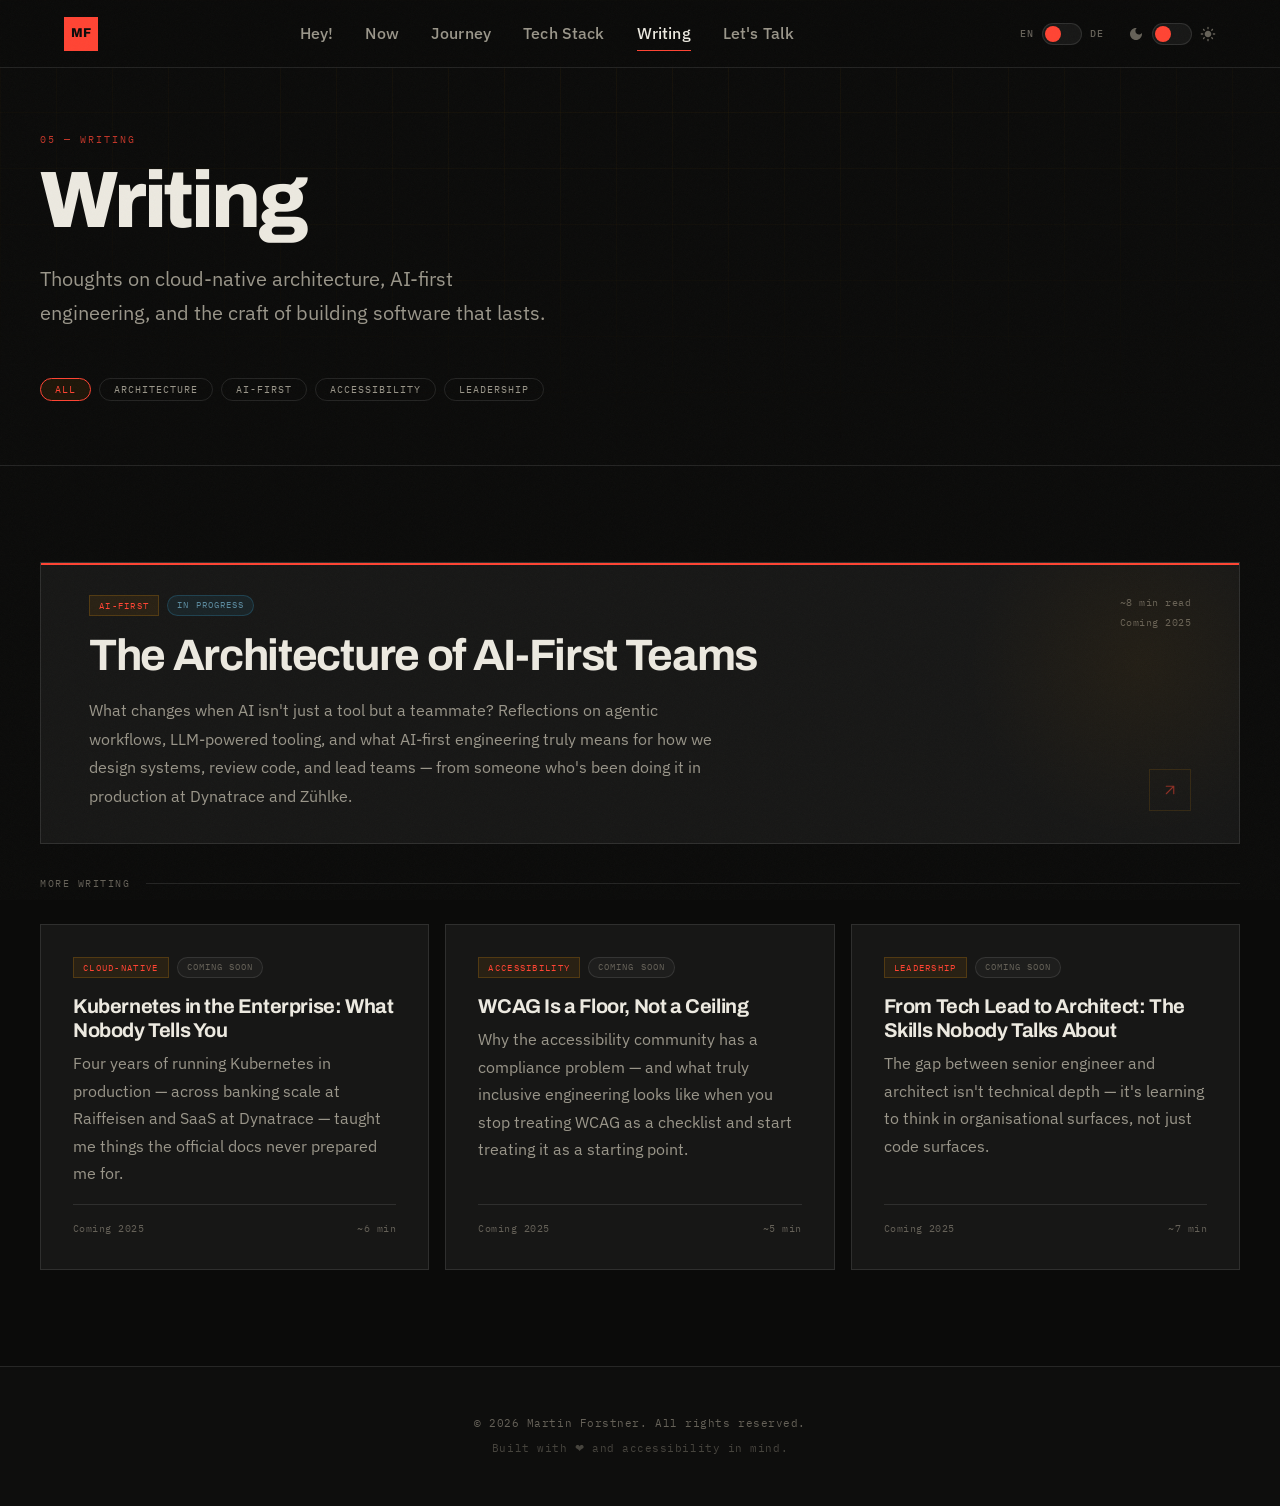
<file: blog.html>
<!DOCTYPE html>
<html lang="en">
<head>
    <meta charset="UTF-8">
    <meta name="viewport" content="width=device-width, initial-scale=1.0">
    <meta name="description" content="Martin Forstner writes about cloud-native architecture, AI-first engineering, and web accessibility.">
    <meta name="author" content="Martin Forstner">
    <title>Writing — Martin Forstner</title>
    <link rel="stylesheet" href="styles.css">
    <link rel="preconnect" href="https://fonts.googleapis.com">
    <link rel="preconnect" href="https://fonts.gstatic.com" crossorigin>
    <link href="https://fonts.googleapis.com/css2?family=Archivo:ital,wght@0,400;0,500;0,600;0,700;0,800;0,900;1,600&family=IBM+Plex+Sans:ital,wght@0,300;0,400;0,500;0,600;1,400&family=IBM+Plex+Mono:wght@300;400;500&display=swap" rel="stylesheet">
    <style>
        /* ==========================================
           Blog-specific styles
           ========================================== */

        /* Header */
        .blog-header {
            padding: calc(var(--navbar-height) + var(--space-3xl)) var(--space-lg) var(--space-3xl);
            background: var(--color-bg);
            position: relative;
            border-bottom: 1px solid var(--color-border);
        }

        .blog-header::before {
            content: '';
            position: absolute;
            inset: 0;
            background-image:
                linear-gradient(rgba(245, 158, 11, 0.05) 1px, transparent 1px),
                linear-gradient(90deg, rgba(245, 158, 11, 0.05) 1px, transparent 1px);
            background-size: 56px 56px;
            mask-image: radial-gradient(ellipse 90% 100% at 50% 0%, black 0%, transparent 100%);
            -webkit-mask-image: radial-gradient(ellipse 90% 100% at 50% 0%, black 0%, transparent 100%);
            pointer-events: none;
        }

        .blog-header-inner {
            max-width: var(--container-max);
            margin: 0 auto;
            position: relative;
        }

        .blog-header-label {
            display: block;
            font-family: var(--font-mono);
            font-size: 0.62rem;
            letter-spacing: 0.2em;
            text-transform: uppercase;
            color: var(--color-primary);
            margin-bottom: var(--space-md);
            opacity: 0.75;
        }

        .blog-header-title {
            font-family: var(--font-display);
            font-size: clamp(2.5rem, 1rem + 6vw, 5rem);
            font-weight: 800;
            letter-spacing: -0.04em;
            line-height: 0.92;
            color: var(--color-text);
            margin-bottom: var(--space-lg);
            overflow-wrap: break-word;
            padding-right: 0.05em;
        }

        .blog-header-subtitle {
            font-size: var(--text-lg);
            color: var(--color-text-secondary);
            max-width: 520px;
            line-height: 1.7;
            margin-bottom: var(--space-2xl);
        }

        /* Category filter pills */
        .blog-filters {
            display: flex;
            gap: var(--space-sm);
            flex-wrap: wrap;
        }

        .blog-filter {
            font-family: var(--font-mono);
            font-size: 0.62rem;
            letter-spacing: 0.1em;
            text-transform: uppercase;
            padding: 4px 14px;
            border-radius: var(--radius-full);
            border: 1px solid var(--color-border);
            background: transparent;
            color: var(--color-text-secondary);
            cursor: pointer;
            transition: all var(--transition-fast);
        }

        .blog-filter:hover {
            border-color: rgba(245, 158, 11, 0.3);
            color: var(--color-primary);
            background: rgba(245, 158, 11, 0.05);
        }

        .blog-filter[aria-pressed="true"] {
            border-color: var(--color-primary);
            color: var(--color-primary);
            background: rgba(245, 158, 11, 0.08);
        }

        /* ── Posts section ── */
        .blog-posts {
            padding: var(--space-4xl) var(--space-lg);
            background: var(--color-bg);
        }

        .blog-posts-inner {
            max-width: var(--container-max);
            margin: 0 auto;
        }

        /* Shared post meta atoms */
        .post-category {
            font-family: var(--font-mono);
            font-size: 0.58rem;
            letter-spacing: 0.14em;
            text-transform: uppercase;
            color: var(--color-primary);
            background: rgba(245, 158, 11, 0.08);
            border: 1px solid rgba(245, 158, 11, 0.2);
            padding: 2px 9px;
            border-radius: var(--radius-sm);
            white-space: nowrap;
        }

        .post-status {
            font-family: var(--font-mono);
            font-size: 0.55rem;
            letter-spacing: 0.12em;
            text-transform: uppercase;
            padding: 2px 9px;
            border-radius: var(--radius-full);
            white-space: nowrap;
        }

        .post-status--progress {
            color: var(--color-secondary);
            background: rgba(56, 189, 248, 0.07);
            border: 1px solid rgba(56, 189, 248, 0.2);
        }

        .post-status--soon {
            color: var(--color-text-muted);
            background: rgba(255, 255, 255, 0.03);
            border: 1px solid var(--color-border);
        }

        .post-date,
        .post-readtime {
            font-family: var(--font-mono);
            font-size: 0.6rem;
            color: var(--color-text-muted);
            letter-spacing: 0.05em;
        }

        .post-meta-row {
            display: flex;
            align-items: center;
            gap: var(--space-sm);
            flex-wrap: wrap;
        }

        /* ── Featured post ── */
        .post-featured {
            background: var(--color-surface);
            border: 1px solid var(--color-border);
            border-radius: var(--radius-2xl);
            padding: var(--space-xl) var(--space-2xl);
            margin-bottom: var(--space-xl);
            position: relative;
            overflow: hidden;
            transition: border-color var(--transition-base), box-shadow var(--transition-base);
        }

        @media (max-width: 640px) {
            .post-featured {
                padding: var(--space-lg);
            }
        }

        .post-featured::before {
            content: '';
            position: absolute;
            top: 0; left: 0; right: 0;
            height: 2px;
            background: var(--gradient-primary);
        }

        .post-featured::after {
            content: '';
            position: absolute;
            right: -80px; top: -80px;
            width: 360px; height: 360px;
            border-radius: 50%;
            background: radial-gradient(circle, rgba(245, 158, 11, 0.05) 0%, transparent 68%);
            pointer-events: none;
        }

        .post-featured:hover {
            border-color: rgba(245, 158, 11, 0.22);
            box-shadow: var(--shadow-glow);
        }

        .post-featured-layout {
            position: relative;
            display: grid;
            gap: var(--space-2xl);
        }

        @media (min-width: 768px) {
            .post-featured-layout {
                grid-template-columns: 1fr 160px;
                align-items: start;
                gap: var(--space-2xl);
            }
        }

        .post-featured-title {
            font-family: var(--font-display);
            font-size: clamp(1.5rem, 1rem + 2.5vw, 2.75rem);
            font-weight: 700;
            color: var(--color-text);
            letter-spacing: -0.03em;
            line-height: 1.08;
            margin: var(--space-md) 0;
            overflow-wrap: break-word;
        }

        .post-featured-excerpt {
            font-size: var(--text-base);
            color: var(--color-text-secondary);
            line-height: 1.8;
            max-width: 640px;
        }

        .post-featured-aside {
            display: flex;
            flex-direction: column;
            align-items: flex-start;
            gap: var(--space-md);
        }

        @media (min-width: 768px) {
            .post-featured-aside {
                align-items: flex-end;
                justify-content: space-between;
                height: 100%;
            }
        }

        .post-featured-stats {
            display: flex;
            flex-direction: column;
            gap: 4px;
        }

        @media (min-width: 768px) {
            .post-featured-stats {
                align-items: flex-end;
            }
        }

        .post-featured-arrow {
            display: inline-flex;
            align-items: center;
            justify-content: center;
            width: 42px; height: 42px;
            border-radius: var(--radius-lg);
            border: 1px solid rgba(245, 158, 11, 0.25);
            color: var(--color-primary);
            flex-shrink: 0;
            opacity: 0.5;
        }

        /* ── Section divider ── */
        .posts-divider {
            display: flex;
            align-items: center;
            gap: var(--space-md);
            margin-bottom: var(--space-xl);
        }

        .posts-divider span {
            font-family: var(--font-mono);
            font-size: 0.6rem;
            letter-spacing: 0.16em;
            text-transform: uppercase;
            color: var(--color-text-muted);
            white-space: nowrap;
        }

        .posts-divider::after {
            content: '';
            flex: 1;
            height: 1px;
            background: var(--color-border);
        }

        /* ── Post grid ── */
        .post-grid {
            display: grid;
            gap: var(--space-md);
            align-items: stretch;
        }

        @media (min-width: 640px) {
            .post-grid { grid-template-columns: repeat(2, 1fr); }
        }

        @media (min-width: 1024px) {
            .post-grid { grid-template-columns: repeat(3, 1fr); }
        }

        /* ── Post card ── */
        .post-card {
            background: var(--color-surface);
            border: 1px solid var(--color-border);
            border-radius: var(--radius-xl);
            padding: var(--space-xl);
            display: flex;
            flex-direction: column;
            gap: var(--space-md);
            position: relative;
            overflow: hidden;
            height: 100%;
            transition: transform var(--transition-base),
                        box-shadow var(--transition-base),
                        border-color var(--transition-base);
        }

        .post-card::before {
            content: '';
            position: absolute;
            top: 0; left: 0; right: 0;
            height: 2px;
            background: var(--gradient-primary);
            transform: scaleX(0);
            transform-origin: left;
            transition: transform var(--transition-slow);
        }

        .post-card:hover {
            transform: translateY(-3px);
            box-shadow: var(--shadow-glow);
            border-color: rgba(245, 158, 11, 0.2);
        }

        .post-card:hover::before {
            transform: scaleX(1);
        }

        .post-card-body {
            flex: 1;
            display: flex;
            flex-direction: column;
            gap: var(--space-sm);
        }

        .post-card-title {
            font-family: var(--font-display);
            font-size: var(--text-lg);
            font-weight: 700;
            color: var(--color-text);
            letter-spacing: -0.02em;
            line-height: 1.2;
        }

        .post-card-excerpt {
            font-size: var(--text-sm);
            color: var(--color-text-secondary);
            line-height: 1.72;
        }

        .post-card-footer {
            display: flex;
            align-items: center;
            justify-content: space-between;
            padding-top: var(--space-md);
            border-top: 1px solid var(--color-border);
        }

        /* ── Nav active state for Writing link ── */
        .nav-menu a[href="/blog"] {
            color: var(--color-text);
        }

        .nav-menu a[href="/blog"]::after {
            width: 100%;
        }

        /* Light theme tweaks */
        [data-theme="light"] .blog-header {
            background: var(--color-bg-secondary);
        }

        [data-theme="light"] .blog-posts {
            background: var(--color-bg);
        }

        [data-theme="light"] .post-featured,
        [data-theme="light"] .post-card {
            box-shadow: var(--shadow-sm);
        }
    </style>
</head>
<body>
    <a href="#main-content" class="skip-link">Skip to main content</a>

    <!-- Navigation (identical to index.html) -->
    <nav class="navbar" role="navigation" aria-label="Main navigation">
        <div class="nav-container">
            <a href="/" class="nav-logo" aria-label="Martin Forstner — Home">MF</a>
            <button class="nav-toggle" aria-expanded="false" aria-controls="nav-menu" aria-label="Open menu">
                <span class="hamburger"></span>
            </button>
            <ul id="nav-menu" class="nav-menu" role="menubar">
                <li role="none"><a href="/#about"    role="menuitem" data-en="Hey!"       data-de="Hey!">Hey!</a></li>
                <li role="none"><a href="/#now"      role="menuitem" data-en="Now"        data-de="Jetzt">Now</a></li>
                <li role="none"><a href="/#timeline" role="menuitem" data-en="Journey"    data-de="Werdegang">Journey</a></li>
                <li role="none"><a href="/#skills"   role="menuitem" data-en="Tech Stack" data-de="Technologien">Tech Stack</a></li>
                <li role="none"><a href="/blog"      role="menuitem" aria-current="page"  data-en="Writing"   data-de="Schreiben">Writing</a></li>
                <li role="none"><a href="/#contact"  role="menuitem" data-en="Let's Talk" data-de="Kontakt">Let's Talk</a></li>
            </ul>
            <div class="nav-switches">
                <div class="switch-container">
                    <span class="switch-label">EN</span>
                    <button class="toggle-switch" id="lang-toggle" aria-label="Switch to German" role="switch" aria-checked="false">
                        <span class="toggle-slider"></span>
                    </button>
                    <span class="switch-label">DE</span>
                </div>
                <div class="switch-container">
                    <svg class="switch-icon" aria-hidden="true" width="16" height="16" viewBox="0 0 24 24" fill="currentColor">
                        <path d="M12 3c-4.97 0-9 4.03-9 9s4.03 9 9 9 9-4.03 9-9c0-.46-.04-.92-.1-1.36-.98 1.37-2.58 2.26-4.4 2.26-2.98 0-5.4-2.42-5.4-5.4 0-1.81.89-3.42 2.26-4.4-.44-.06-.9-.1-1.36-.1z"/>
                    </svg>
                    <button class="toggle-switch" id="theme-toggle" aria-label="Switch to light theme" role="switch" aria-checked="false">
                        <span class="toggle-slider"></span>
                    </button>
                    <svg class="switch-icon" aria-hidden="true" width="16" height="16" viewBox="0 0 24 24" fill="currentColor">
                        <path d="M12 7c-2.76 0-5 2.24-5 5s2.24 5 5 5 5-2.24 5-5-2.24-5-5-5zM2 13h2c.55 0 1-.45 1-1s-.45-1-1-1H2c-.55 0-1 .45-1 1s.45 1 1 1zm18 0h2c.55 0 1-.45 1-1s-.45-1-1-1h-2c-.55 0-1 .45-1 1s.45 1 1 1zM11 2v2c0 .55.45 1 1 1s1-.45 1-1V2c0-.55-.45-1-1-1s-1 .45-1 1zm0 18v2c0 .55.45 1 1 1s1-.45 1-1v-2c0-.55-.45-1-1-1s-1 .45-1 1zM5.99 4.58c-.39-.39-1.03-.39-1.41 0-.39.39-.39 1.03 0 1.41l1.06 1.06c.39.39 1.03.39 1.41 0s.39-1.03 0-1.41L5.99 4.58zm12.37 12.37c-.39-.39-1.03-.39-1.41 0-.39.39-.39 1.03 0 1.41l1.06 1.06c.39.39 1.03.39 1.41 0 .39-.39.39-1.03 0-1.41l-1.06-1.06zm1.06-10.96c.39-.39.39-1.03 0-1.41-.39-.39-1.03-.39-1.41 0l-1.06 1.06c-.39.39-.39 1.03 0 1.41s1.03.39 1.41 0l1.06-1.06zM7.05 18.36c.39-.39.39-1.03 0-1.41-.39-.39-1.03-.39-1.41 0l-1.06 1.06c-.39.39-.39 1.03 0 1.41s1.03.39 1.41 0l1.06-1.06z"/>
                    </svg>
                </div>
            </div>
        </div>
    </nav>

    <main id="main-content">

        <!-- Blog header -->
        <header class="blog-header">
            <div class="blog-header-inner">
                <span class="blog-header-label">05 — Writing</span>
                <h1 class="blog-header-title">Writing</h1>
                <p class="blog-header-subtitle">Thoughts on cloud-native architecture, AI-first engineering, and the craft of building software that lasts.</p>
                <nav class="blog-filters" aria-label="Filter by topic">
                    <button class="blog-filter" aria-pressed="true">All</button>
                    <button class="blog-filter" aria-pressed="false">Architecture</button>
                    <button class="blog-filter" aria-pressed="false">AI-First</button>
                    <button class="blog-filter" aria-pressed="false">Accessibility</button>
                    <button class="blog-filter" aria-pressed="false">Leadership</button>
                </nav>
            </div>
        </header>

        <!-- Posts -->
        <section class="blog-posts" aria-label="Articles">
            <div class="blog-posts-inner">

                <!-- Featured / in-progress post -->
                <article class="post-featured fade-in" aria-labelledby="post-featured-title">
                    <div class="post-featured-layout">
                        <div>
                            <div class="post-meta-row">
                                <span class="post-category">AI-First</span>
                                <span class="post-status post-status--progress">In progress</span>
                            </div>
                            <h2 id="post-featured-title" class="post-featured-title">The Architecture of AI-First Teams</h2>
                            <p class="post-featured-excerpt">What changes when AI isn't just a tool but a teammate? Reflections on agentic workflows, LLM-powered tooling, and what AI-first engineering truly means for how we design systems, review code, and lead teams — from someone who's been doing it in production at Dynatrace and Zühlke.</p>
                        </div>
                        <aside class="post-featured-aside" aria-label="Post details">
                            <div class="post-featured-stats">
                                <span class="post-readtime">~8 min read</span>
                                <span class="post-date">Coming 2025</span>
                            </div>
                            <span class="post-featured-arrow" aria-hidden="true">
                                <svg width="18" height="18" viewBox="0 0 24 24" fill="none" stroke="currentColor" stroke-width="1.5" stroke-linecap="round" stroke-linejoin="round">
                                    <path d="M7 17L17 7M17 7H7M17 7v10"/>
                                </svg>
                            </span>
                        </aside>
                    </div>
                </article>

                <!-- Grid of upcoming posts -->
                <div class="posts-divider" aria-hidden="true">
                    <span>More writing</span>
                </div>

                <div class="post-grid" role="list">

                    <article class="post-card fade-in" role="listitem" aria-labelledby="post-2-title">
                        <div class="post-meta-row">
                            <span class="post-category">Cloud-Native</span>
                            <span class="post-status post-status--soon">Coming soon</span>
                        </div>
                        <div class="post-card-body">
                            <h2 id="post-2-title" class="post-card-title">Kubernetes in the Enterprise: What Nobody Tells You</h2>
                            <p class="post-card-excerpt">Four years of running Kubernetes in production — across banking scale at Raiffeisen and SaaS at Dynatrace — taught me things the official docs never prepared me for.</p>
                        </div>
                        <footer class="post-card-footer">
                            <span class="post-date">Coming 2025</span>
                            <span class="post-readtime">~6 min</span>
                        </footer>
                    </article>

                    <article class="post-card fade-in" role="listitem" aria-labelledby="post-3-title">
                        <div class="post-meta-row">
                            <span class="post-category">Accessibility</span>
                            <span class="post-status post-status--soon">Coming soon</span>
                        </div>
                        <div class="post-card-body">
                            <h2 id="post-3-title" class="post-card-title">WCAG Is a Floor, Not a Ceiling</h2>
                            <p class="post-card-excerpt">Why the accessibility community has a compliance problem — and what truly inclusive engineering looks like when you stop treating WCAG as a checklist and start treating it as a starting point.</p>
                        </div>
                        <footer class="post-card-footer">
                            <span class="post-date">Coming 2025</span>
                            <span class="post-readtime">~5 min</span>
                        </footer>
                    </article>

                    <article class="post-card fade-in" role="listitem" aria-labelledby="post-4-title">
                        <div class="post-meta-row">
                            <span class="post-category">Leadership</span>
                            <span class="post-status post-status--soon">Coming soon</span>
                        </div>
                        <div class="post-card-body">
                            <h2 id="post-4-title" class="post-card-title">From Tech Lead to Architect: The Skills Nobody Talks About</h2>
                            <p class="post-card-excerpt">The gap between senior engineer and architect isn't technical depth — it's learning to think in organisational surfaces, not just code surfaces.</p>
                        </div>
                        <footer class="post-card-footer">
                            <span class="post-date">Coming 2025</span>
                            <span class="post-readtime">~7 min</span>
                        </footer>
                    </article>

                </div>
            </div>
        </section>

    </main>

    <footer class="footer" role="contentinfo">
        <div class="container">
            <p>&copy; <span id="current-year">2026</span> Martin Forstner. <span data-en="All rights reserved." data-de="Alle Rechte vorbehalten.">All rights reserved.</span></p>
            <p class="footer-note" data-en="Built with ❤ and accessibility in mind." data-de="Mit ❤ und Barrierefreiheit im Sinn gebaut.">Built with <span aria-label="love">❤</span> and accessibility in mind.</p>
        </div>
    </footer>

    <button class="back-to-top" aria-label="Back to top" hidden>
        <svg aria-hidden="true" width="20" height="20" viewBox="0 0 24 24" fill="none" stroke="currentColor" stroke-width="2" stroke-linecap="round" stroke-linejoin="round">
            <path d="M12 19V5M5 12l7-7 7 7"/>
        </svg>
    </button>

    <script src="script.js"></script>
    <script>
        // Category filter toggle
        document.querySelectorAll('.blog-filter').forEach(function(btn) {
            btn.addEventListener('click', function() {
                document.querySelectorAll('.blog-filter').forEach(function(b) {
                    b.setAttribute('aria-pressed', 'false');
                });
                this.setAttribute('aria-pressed', 'true');
            });
        });
    </script>
</body>
</html>
</file>
<file: styles.css>
/* ==========================================
   CSS Custom Properties & Design Tokens
   ========================================== */
:root {
    /* Accent — signal red replaces amber */
    --color-primary: #ff4433;
    --color-primary-dark: #d8321f;
    --color-primary-light: #ff6b5b;
    --color-secondary: #5b8a9e;
    --color-accent: #c9a227;

    /* Neutrals — ink black (default) */
    --color-bg: #0b0b0a;
    --color-bg-secondary: #131312;
    --color-bg-tertiary: #0e0e0d;
    --color-surface: #171716;
    --color-surface-hover: #1e1e1c;
    --color-border: rgba(255, 255, 255, 0.10);

    /* Text — warm paper white */
    --color-text: #ece9e0;
    --color-text-secondary: #9a968a;
    --color-text-muted: #656158;

    /* Navbar */
    --color-navbar-bg: rgba(11, 11, 10, 0.86);
    --color-navbar-bg-scrolled: rgba(11, 11, 10, 0.98);

    /* Gradients — retained as flat fallbacks; the new system avoids gradients on type/UI */
    --gradient-primary: linear-gradient(135deg, var(--color-primary) 0%, var(--color-primary) 100%);
    --gradient-accent: linear-gradient(135deg, var(--color-primary) 0%, var(--color-accent) 100%);
    --gradient-bg: var(--color-bg);

    /* Typography */
    --font-display: 'Archivo', sans-serif;
    --font-sans: 'IBM Plex Sans', -apple-system, BlinkMacSystemFont, sans-serif;
    --font-mono: 'IBM Plex Mono', 'Fira Code', monospace;

    /* Font Sizes (fluid) */
    --text-xs: clamp(0.7rem, 0.65rem + 0.25vw, 0.8rem);
    --text-sm: clamp(0.875rem, 0.8rem + 0.35vw, 1rem);
    --text-base: clamp(0.9375rem, 0.9rem + 0.2vw, 1rem);
    --text-lg: clamp(1.125rem, 1rem + 0.6vw, 1.25rem);
    --text-xl: clamp(1.25rem, 1.1rem + 0.75vw, 1.5rem);
    --text-2xl: clamp(1.5rem, 1.25rem + 1.25vw, 2rem);
    --text-3xl: clamp(2rem, 1.5rem + 2.5vw, 3rem);
    --text-4xl: clamp(2.5rem, 1.25rem + 5vw, 4.75rem);

    /* Spacing */
    --space-xs: 0.25rem;
    --space-sm: 0.5rem;
    --space-md: 1rem;
    --space-lg: 1.5rem;
    --space-xl: 2rem;
    --space-2xl: 3rem;
    --space-3xl: 4rem;
    --space-4xl: 6rem;

    /* Border Radius — flat / architectural. Full is kept only for pill-shaped toggle affordances. */
    --radius-sm: 0;
    --radius-md: 0;
    --radius-lg: 0;
    --radius-xl: 0;
    --radius-2xl: 0;
    --radius-full: 9999px;

    /* Shadows — hard "print registration" offsets instead of blurred glows */
    --shadow-sm: 2px 2px 0 rgba(0, 0, 0, 0.4);
    --shadow-md: 4px 4px 0 rgba(0, 0, 0, 0.5);
    --shadow-lg: 6px 6px 0 rgba(0, 0, 0, 0.6);
    --shadow-xl: 10px 10px 0 rgba(0, 0, 0, 0.7);
    --shadow-glow: 6px 6px 0 var(--color-primary);

    /* Transitions */
    --transition-fast: 150ms ease;
    --transition-base: 250ms ease;
    --transition-slow: 400ms ease;
    --transition-spring: 500ms cubic-bezier(0.34, 1.56, 0.64, 1);

    /* Layout */
    --container-max: 1200px;
    --navbar-height: 68px;
    --rail-width: 64px;
}

/* Light Theme — Swiss paper stock */
[data-theme="light"] {
    --color-bg: #f7f5f0;
    --color-bg-secondary: #efece3;
    --color-bg-tertiary: #f2efe8;
    --color-surface: #ffffff;
    --color-surface-hover: #f4f1e9;
    --color-border: rgba(17, 17, 15, 0.12);

    --color-text: #131210;
    --color-text-secondary: #514d45;
    --color-text-muted: #837f74;

    --color-primary: #d8321f;
    --color-primary-dark: #b32716;
    --color-primary-light: #ff4433;

    --color-navbar-bg: rgba(247, 245, 240, 0.86);
    --color-navbar-bg-scrolled: rgba(247, 245, 240, 0.98);

    --shadow-sm: 2px 2px 0 rgba(17, 17, 15, 0.12);
    --shadow-md: 4px 4px 0 rgba(17, 17, 15, 0.14);
    --shadow-lg: 6px 6px 0 rgba(17, 17, 15, 0.16);
    --shadow-xl: 10px 10px 0 rgba(17, 17, 15, 0.18);
    --shadow-glow: 6px 6px 0 var(--color-primary);

    --gradient-bg: var(--color-bg);
}

/* ==========================================
   Base Styles & Reset
   ========================================== */
*,
*::before,
*::after {
    box-sizing: border-box;
    margin: 0;
    padding: 0;
}

html {
    scroll-behavior: smooth;
    scroll-padding-top: var(--navbar-height);
}

@media (prefers-reduced-motion: reduce) {
    html {
        scroll-behavior: auto;
    }

    *,
    *::before,
    *::after {
        animation-duration: 0.01ms !important;
        animation-iteration-count: 1 !important;
        transition-duration: 0.01ms !important;
    }
}

body {
    font-family: var(--font-sans);
    font-size: var(--text-base);
    line-height: 1.65;
    color: var(--color-text);
    background: var(--gradient-bg);
    background-attachment: fixed;
    min-height: 100vh;
    -webkit-font-smoothing: antialiased;
    -moz-osx-font-smoothing: grayscale;
}

/* Grain texture overlay */
body::after {
    content: '';
    position: fixed;
    inset: 0;
    z-index: 9985;
    pointer-events: none;
    opacity: 0.028;
    background-image: url("data:image/svg+xml,%3Csvg viewBox='0 0 512 512' xmlns='http://www.w3.org/2000/svg'%3E%3Cfilter id='noise'%3E%3CfeTurbulence type='fractalNoise' baseFrequency='0.75' numOctaves='4' stitchTiles='stitch'/%3E%3C/filter%3E%3Crect width='100%25' height='100%25' filter='url(%23noise)'/%3E%3C/svg%3E");
    background-size: 200px 200px;
}

h1, h2, h3, h4, h5, h6 {
    font-family: var(--font-display);
    line-height: 1.15;
}

img {
    max-width: 100%;
    height: auto;
    display: block;
}

a {
    color: var(--color-primary-light);
    text-decoration: none;
    transition: color var(--transition-fast);
}

a:hover {
    color: var(--color-secondary);
}

a:focus-visible {
    outline: 2px solid var(--color-primary);
    outline-offset: 3px;
    border-radius: var(--radius-sm);
}

button {
    font-family: inherit;
    cursor: pointer;
    border: none;
    background: none;
}

button:focus-visible {
    outline: 2px solid var(--color-primary);
    outline-offset: 3px;
    border-radius: var(--radius-sm);
}

ul, ol {
    list-style: none;
}

address {
    font-style: normal;
}

/* ==========================================
   Skip Link (Accessibility)
   ========================================== */
.skip-link {
    position: absolute;
    top: -100%;
    left: 50%;
    transform: translateX(-50%);
    background: var(--color-primary);
    color: #fff;
    padding: var(--space-sm) var(--space-lg);
    z-index: 9999;
    transition: top var(--transition-fast);
    font-weight: 600;
    font-family: var(--font-mono);
    font-size: var(--text-sm);
    letter-spacing: 0.02em;
}

.skip-link:focus {
    top: var(--space-md);
}

/* ==========================================
   Container
   ========================================== */
.container {
    width: 100%;
    max-width: var(--container-max);
    margin: 0 auto;
    padding: 0 var(--space-lg);
}

/* ==========================================
   Navigation
   ========================================== */
.navbar {
    position: fixed;
    top: 0;
    left: 0;
    right: 0;
    height: var(--navbar-height);
    background: var(--color-navbar-bg);
    backdrop-filter: blur(24px);
    -webkit-backdrop-filter: blur(24px);
    border-bottom: 1px solid var(--color-border);
    z-index: 1000;
    transition: background var(--transition-base), box-shadow var(--transition-base);
}

.navbar.scrolled {
    background: var(--color-navbar-bg-scrolled);
    box-shadow: 0 1px 0 var(--color-border), var(--shadow-md);
}

.nav-container {
    max-width: var(--container-max);
    margin: 0 auto;
    padding: 0 var(--space-lg);
    height: 100%;
    display: flex;
    align-items: center;
    justify-content: space-between;
}

.nav-logo {
    display: inline-flex;
    align-items: center;
    justify-content: center;
    width: 34px;
    height: 34px;
    font-family: var(--font-display);
    font-size: 0.8rem;
    font-weight: 800;
    color: var(--color-bg);
    background: var(--color-primary);
    letter-spacing: 0.02em;
}

.nav-menu {
    display: flex;
    gap: var(--space-xl);
}

.nav-menu a {
    color: var(--color-text-secondary);
    font-weight: 500;
    font-size: var(--text-sm);
    padding: var(--space-sm) 0;
    position: relative;
    transition: color var(--transition-fast);
    font-family: var(--font-sans);
    letter-spacing: 0.01em;
}

.nav-menu a::after {
    content: '';
    position: absolute;
    bottom: 0;
    left: 0;
    width: 0;
    height: 1.5px;
    background: var(--color-primary);
    transition: width var(--transition-base);
}

.nav-menu a:hover,
.nav-menu a:focus {
    color: var(--color-text);
}

.nav-menu a:hover::after,
.nav-menu a:focus::after {
    width: 100%;
}

/* Mobile Navigation Toggle */
.nav-toggle {
    display: none;
    width: 44px;
    height: 44px;
    align-items: center;
    justify-content: center;
}

.hamburger {
    position: relative;
    width: 22px;
    height: 2px;
    background: var(--color-text);
    border-radius: 1px;
    transition: background var(--transition-fast);
}

.hamburger::before,
.hamburger::after {
    content: '';
    position: absolute;
    left: 0;
    width: 100%;
    height: 2px;
    background: var(--color-text);
    border-radius: 1px;
    transition: transform var(--transition-base);
}

.hamburger::before { top: -7px; }
.hamburger::after { bottom: -7px; }

.nav-toggle[aria-expanded="true"] .hamburger {
    background: transparent;
}

.nav-toggle[aria-expanded="true"] .hamburger::before {
    transform: translateY(7px) rotate(45deg);
}

.nav-toggle[aria-expanded="true"] .hamburger::after {
    transform: translateY(-7px) rotate(-45deg);
}

@media (max-width: 768px) {
    .nav-toggle {
        display: flex;
    }

    .nav-menu {
        position: fixed;
        top: var(--navbar-height);
        left: 0;
        right: 0;
        background: var(--color-bg);
        border-bottom: 1px solid var(--color-border);
        flex-direction: column;
        align-items: center;
        padding: var(--space-xl);
        gap: var(--space-lg);
        transform: translateY(-100%);
        opacity: 0;
        visibility: hidden;
        transition: transform var(--transition-slow), opacity var(--transition-slow), visibility var(--transition-slow);
    }

    .nav-menu.active {
        transform: translateY(0);
        opacity: 1;
        visibility: visible;
    }

    .nav-menu a {
        font-size: var(--text-lg);
    }
}

/* ==========================================
   Hero Section
   ========================================== */
.hero {
    min-height: 100vh;
    display: flex;
    align-items: center;
    justify-content: center;
    position: relative;
    padding: calc(var(--navbar-height) + var(--space-2xl)) var(--space-lg) var(--space-2xl);
}

.hero-background {
    position: absolute;
    inset: 0;
    overflow: hidden;
    z-index: -1;
    pointer-events: none;
}

/* Ruled grid — drafting-table texture, not a gradient orb field */
.hero-background::before {
    content: '';
    position: absolute;
    inset: 0;
    background-image:
        linear-gradient(var(--color-border) 1px, transparent 1px),
        linear-gradient(90deg, var(--color-border) 1px, transparent 1px);
    background-size: 48px 48px;
    mask-image: linear-gradient(180deg, black 0%, transparent 92%);
    -webkit-mask-image: linear-gradient(180deg, black 0%, transparent 92%);
    opacity: 0.6;
}

/* Fixed baseline guide — a single drafting rule, no motion */
.hero-background::after {
    content: '';
    position: absolute;
    left: 0;
    right: 0;
    top: 66%;
    height: 1px;
    background: var(--color-primary);
    opacity: 0.35;
}

/* Hide old orbs */
.gradient-orb {
    display: none;
}

.hero-content {
    display: flex;
    flex-direction: column;
    align-items: center;
    text-align: center;
    gap: var(--space-xl);
    max-width: 1040px;
    animation: fadeInUp 0.85s ease forwards;
}

@keyframes fadeInUp {
    from {
        opacity: 0;
        transform: translateY(28px);
    }
    to {
        opacity: 1;
        transform: translateY(0);
    }
}

.hero-image-container {
    animation: fadeInUp 0.85s ease forwards;
    animation-delay: 0.15s;
    opacity: 0;
}

.hero-image-wrapper {
    position: relative;
    width: 200px;
    height: 250px;
    overflow: hidden;
    border: 1px solid var(--color-text);
    box-shadow: 10px 10px 0 var(--color-primary);
}

@media (min-width: 768px) {
    .hero-image-wrapper {
        width: 280px;
        height: 350px;
        box-shadow: 14px 14px 0 var(--color-primary);
    }
}

.hero-image {
    width: 100%;
    height: 100%;
    object-fit: cover;
    filter: grayscale(1) contrast(1.2) brightness(0.94);
}

/* Duotone overlay — red/black print treatment instead of a photographic ring */
.hero-image-wrapper::after {
    content: '';
    position: absolute;
    inset: 0;
    background: var(--color-primary);
    mix-blend-mode: multiply;
    opacity: 0.6;
    pointer-events: none;
}

[data-theme="light"] .hero-image-wrapper::after {
    opacity: 0.45;
}

.hero-text {
    animation: fadeInUp 0.85s ease forwards;
    animation-delay: 0.28s;
    opacity: 0;
}

.hero-greeting {
    font-family: var(--font-mono);
    font-size: 0.68rem;
    color: var(--color-primary);
    font-weight: 400;
    letter-spacing: 0.16em;
    text-transform: uppercase;
    margin-bottom: var(--space-md);
    opacity: 0.8;
}

.hero-name {
    font-family: var(--font-display);
    font-size: var(--text-4xl);
    font-weight: 900;
    letter-spacing: -0.03em;
    line-height: 0.95;
    margin-bottom: var(--space-lg);
    color: var(--color-text);
    text-transform: uppercase;
    overflow-wrap: break-word;
    padding-right: 0.08em;
    padding-bottom: 0.12em;
    border-bottom: 5px solid var(--color-primary);
    display: inline-block;
}

.hero-title {
    font-family: var(--font-display);
    font-size: var(--text-xl);
    color: var(--color-text);
    font-weight: 600;
    margin-bottom: var(--space-sm);
    letter-spacing: -0.01em;
}

.hero-subtitle {
    font-family: var(--font-mono);
    font-size: 0.7rem;
    color: var(--color-text-secondary);
    margin-bottom: var(--space-xl);
    letter-spacing: 0.06em;
    overflow-wrap: break-word;
    word-break: break-word;
}

@media (max-width: 640px) {
    .hero-subtitle {
        font-size: 0.6rem;
        letter-spacing: 0.03em;
    }
}

.hero-social {
    display: flex;
    gap: var(--space-sm);
    justify-content: center;
    flex-wrap: wrap;
    margin-bottom: var(--space-xl);
}

.social-link {
    display: flex;
    align-items: center;
    gap: 6px;
    padding: 0.45rem 1rem;
    background: transparent;
    color: var(--color-text-secondary);
    font-weight: 400;
    font-size: 0.68rem;
    font-family: var(--font-mono);
    transition: all var(--transition-base);
    border: 1px solid var(--color-border);
    letter-spacing: 0.08em;
    text-transform: uppercase;
}

.social-link:hover,
.social-link:focus {
    background: var(--color-primary);
    border-color: var(--color-primary);
    color: #fff;
    transform: translate(-2px, -2px);
    box-shadow: 3px 3px 0 var(--color-text);
}

.social-link svg {
    flex-shrink: 0;
    width: 13px;
    height: 13px;
}

.hero-cta {
    display: inline-flex;
    align-items: center;
    gap: var(--space-sm);
    color: var(--color-text-muted);
    font-weight: 400;
    font-size: 0.65rem;
    font-family: var(--font-mono);
    padding: var(--space-md);
    letter-spacing: 0.1em;
    text-transform: uppercase;
    animation: bounce 2.5s ease-in-out infinite;
}

.hero-cta:hover {
    color: var(--color-primary);
}

@keyframes bounce {
    0%, 100% { transform: translateY(0); }
    50% { transform: translateY(10px); }
}

/* ==========================================
   Sections (General)
   ========================================== */
.section {
    padding: var(--space-4xl) var(--space-lg);
    position: relative;
}

/* Index labels — real section numbers, set as drafting annotations */
.section .section-title::before {
    display: block;
    font-family: var(--font-mono);
    font-size: 0.7rem;
    letter-spacing: 0.24em;
    text-transform: uppercase;
    color: var(--color-primary);
    margin-bottom: 0.75rem;
    font-weight: 500;
}

#about .section-title::before   { content: '01 / About'; }
#now .section-title::before     { content: '02 / Status'; }
#timeline .section-title::before { content: '03 / Journey'; }
#skills .section-title::before  { content: '04 / Stack'; }
#writing .section-title::before { content: '05 / Writing'; }
#contact .section-title::before { content: '06 / Contact'; }

.section-title {
    font-family: var(--font-display);
    font-size: var(--text-3xl);
    font-weight: 800;
    text-align: left;
    margin-bottom: var(--space-3xl);
    position: relative;
    letter-spacing: -0.025em;
    color: var(--color-text);
}

.section-title::after {
    content: '';
    display: block;
    width: 56px;
    height: 4px;
    background: var(--color-primary);
    margin: var(--space-md) 0 0;
}

/* Fade In Animation */
.fade-in {
    opacity: 0;
    transform: translateY(22px);
    transition: opacity 0.65s ease, transform 0.65s ease;
}

.fade-in.visible {
    opacity: 1;
    transform: translateY(0);
}

/* ==========================================
   About Section
   ========================================== */
.about {
    background: var(--color-bg-secondary);
}

.about-content {
    display: grid;
    gap: var(--space-2xl);
}

@media (min-width: 768px) {
    .about-content {
        grid-template-columns: 2fr 1fr;
        align-items: center;
    }
}

.about-card {
    background: var(--color-surface);
    padding: var(--space-xl);
    border-radius: var(--radius-xl);
    border: 1px solid var(--color-border);
    border-left: 2px solid rgba(216, 50, 31, 0.3);
}

.about-text {
    color: var(--color-text-secondary);
    margin-bottom: var(--space-md);
    line-height: 1.85;
}

.about-text:last-child {
    margin-bottom: 0;
}

.about-text strong {
    color: var(--color-primary-light);
    font-weight: 600;
}

.about-highlights {
    display: flex;
    flex-direction: column;
    gap: var(--space-lg);
}

@media (max-width: 767px) {
    .about-highlights {
        flex-direction: row;
        justify-content: center;
        flex-wrap: wrap;
    }
}

.highlight-item {
    text-align: center;
    padding: var(--space-lg);
    background: var(--color-surface);
    border-radius: var(--radius-lg);
    border: 1px solid var(--color-border);
    transition: transform var(--transition-base), box-shadow var(--transition-base);
}

.highlight-item:hover {
    transform: translateY(-3px);
    box-shadow: var(--shadow-glow);
}

.highlight-number {
    display: block;
    font-family: var(--font-display);
    font-size: var(--text-3xl);
    font-weight: 700;
    background: var(--gradient-primary);
    -webkit-background-clip: text;
    background-clip: text;
    -webkit-text-fill-color: transparent;
    margin-bottom: var(--space-xs);
}

.highlight-label {
    font-family: var(--font-mono);
    font-size: 0.62rem;
    color: var(--color-text-muted);
    letter-spacing: 0.1em;
    text-transform: uppercase;
}

/* ==========================================
   Now Section
   ========================================== */
.now {
    background: var(--color-bg-secondary);
}

.now-grid {
    display: grid;
    gap: var(--space-lg);
}

@media (min-width: 640px) {
    .now-grid {
        grid-template-columns: repeat(3, 1fr);
    }
}

.now-card {
    display: flex;
    flex-direction: column;
    gap: 0;
    background: var(--color-surface);
    border: 1px solid var(--color-border);
    border-left: 2px solid var(--color-primary);
    border-radius: var(--radius-xl);
    padding: var(--space-xl);
    transition: transform var(--transition-base), box-shadow var(--transition-base);
    position: relative;
    overflow: hidden;
}

.now-card::before {
    content: '';
    position: absolute;
    top: 0;
    left: 0;
    right: 0;
    height: 1px;
    background: linear-gradient(90deg, var(--color-primary) 0%, transparent 70%);
    opacity: 0.35;
}

.now-card:hover {
    transform: translateY(-3px);
    box-shadow: var(--shadow-glow);
    border-left-color: var(--color-primary-light);
}

/* Status indicator row */
.now-status {
    display: flex;
    align-items: center;
    gap: 6px;
    font-family: var(--font-mono);
    font-size: 0.58rem;
    letter-spacing: 0.14em;
    text-transform: uppercase;
    color: var(--color-primary);
    margin-bottom: var(--space-md);
    opacity: 0.75;
}

.now-status-dot {
    width: 5px;
    height: 5px;
    border-radius: 50%;
    background: var(--color-primary);
    box-shadow: 0 0 6px rgba(216, 50, 31, 0.7);
    animation: statusPulse 2.5s ease-in-out infinite;
    flex-shrink: 0;
}

@keyframes statusPulse {
    0%, 100% { opacity: 1; }
    50% { opacity: 0.25; }
}

@media (prefers-reduced-motion: reduce) {
    .now-status-dot { animation: none; }
}

.now-icon {
    font-size: 1.5rem;
    line-height: 1;
    margin-bottom: var(--space-md);
}

.now-content {
    flex: 1;
}

.now-card-title {
    font-family: var(--font-display);
    font-size: var(--text-base);
    font-weight: 700;
    color: var(--color-text);
    margin-bottom: var(--space-sm);
    letter-spacing: -0.01em;
}

.now-card-text {
    font-size: var(--text-sm);
    color: var(--color-text-secondary);
    line-height: 1.7;
}

/* ==========================================
   Timeline Section
   ========================================== */
.timeline-toggle {
    display: flex;
    justify-content: center;
    gap: var(--space-sm);
    margin-bottom: var(--space-2xl);
}

.toggle-btn {
    padding: 0.45rem var(--space-xl);
    font-size: 0.7rem;
    font-weight: 500;
    color: var(--color-text-secondary);
    background: var(--color-surface);
    border: 1px solid var(--color-border);
    transition: all var(--transition-base);
    font-family: var(--font-mono);
    letter-spacing: 0.08em;
    text-transform: uppercase;
}

.toggle-btn:hover {
    color: var(--color-text);
    border-color: rgba(216, 50, 31, 0.3);
    background: var(--color-surface-hover);
}

.toggle-btn.active {
    color: #fff;
    background: var(--color-primary);
    border-color: var(--color-primary);
}

.timeline-panel {
    display: none;
}

.timeline-panel.active {
    display: block;
}

.timeline-container {
    position: relative;
    max-width: 800px;
    margin: 0 auto;
}

.timeline-container::before {
    content: '';
    position: absolute;
    left: 0;
    top: 0;
    bottom: 0;
    width: 1px;
    background: linear-gradient(180deg,
        var(--color-primary) 0%,
        rgba(216, 50, 31, 0.3) 60%,
        transparent 100%);
}

@media (min-width: 768px) {
    .timeline-container::before {
        left: 50%;
        transform: translateX(-50%);
    }
}

.timeline-item {
    position: relative;
    padding-left: var(--space-2xl);
    padding-bottom: var(--space-2xl);
}

@media (min-width: 768px) {
    .timeline-item {
        padding-left: 0;
        padding-right: 0;
        width: 50%;
    }

    .timeline-item:nth-child(odd) {
        margin-left: auto;
        padding-left: var(--space-2xl);
    }

    .timeline-item:nth-child(even) {
        padding-right: var(--space-2xl);
        text-align: right;
    }
}

.timeline-item:last-child {
    padding-bottom: 0;
}

.timeline-marker {
    position: absolute;
    left: -5px;
    top: 10px;
    width: 10px;
    height: 10px;
    background: var(--color-primary);
    border-radius: 50%;
    border: 2px solid var(--color-bg);
    box-shadow: 0 0 0 3px rgba(216, 50, 31, 0.25);
    animation: markerPulse 3s ease-in-out infinite;
}

@keyframes markerPulse {
    0%, 100% { box-shadow: 0 0 0 3px rgba(216, 50, 31, 0.25); }
    50%       { box-shadow: 0 0 0 6px rgba(216, 50, 31, 0); }
}

@media (prefers-reduced-motion: reduce) {
    .timeline-marker { animation: none; }
}

@media (min-width: 768px) {
    .timeline-item:nth-child(odd) .timeline-marker  { left: -6px; }
    .timeline-item:nth-child(even) .timeline-marker { right: -5px; left: auto; }
}

.timeline-content {
    background: var(--color-surface);
    padding: var(--space-lg);
    border-radius: var(--radius-lg);
    border: 1px solid var(--color-border);
    transition: transform var(--transition-base), box-shadow var(--transition-base), border-color var(--transition-base);
}

.timeline-content:hover {
    transform: translateY(-3px);
    box-shadow: var(--shadow-md);
    border-color: rgba(216, 50, 31, 0.2);
}

.timeline-date {
    display: inline-block;
    font-family: var(--font-mono);
    font-size: 0.62rem;
    font-weight: 500;
    color: var(--color-primary);
    background: rgba(216, 50, 31, 0.07);
    border: 1px solid rgba(216, 50, 31, 0.18);
    padding: 2px var(--space-sm);
    border-radius: var(--radius-sm);
    margin-bottom: var(--space-sm);
    letter-spacing: 0.08em;
}

.timeline-title {
    font-family: var(--font-display);
    font-size: var(--text-base);
    font-weight: 600;
    color: var(--color-text);
    margin-bottom: var(--space-xs);
    letter-spacing: -0.01em;
    display: flex;
    align-items: center;
    gap: var(--space-sm);
    flex-wrap: wrap;
}

.timeline-company {
    font-size: var(--text-sm);
    color: var(--color-text-secondary);
    margin-bottom: var(--space-md);
}

.timeline-text {
    font-size: var(--text-sm);
    color: var(--color-text-secondary);
    line-height: 1.7;
}

.timeline-description {
    list-style: none;
    padding: 0;
    margin: 0;
}

.timeline-description li {
    position: relative;
    padding-left: var(--space-lg);
    margin-bottom: var(--space-sm);
    font-size: var(--text-sm);
    color: var(--color-text-secondary);
    line-height: 1.65;
}

.timeline-description li::before {
    content: '—';
    position: absolute;
    left: 0;
    color: var(--color-primary);
    font-family: var(--font-mono);
    opacity: 0.7;
}

@media (min-width: 768px) {
    .timeline-item:nth-child(even) .timeline-description li {
        padding-left: 0;
        padding-right: var(--space-lg);
    }

    .timeline-item:nth-child(even) .timeline-description li::before {
        left: auto;
        right: 0;
        content: '—';
    }
}

.timeline-tags {
    display: flex;
    flex-wrap: wrap;
    gap: var(--space-xs);
    margin-top: var(--space-md);
}

@media (min-width: 768px) {
    .timeline-item:nth-child(even) .timeline-tags {
        justify-content: flex-end;
    }
}

.tag {
    font-family: var(--font-mono);
    font-size: 0.6rem;
    padding: 2px var(--space-sm);
    background: rgba(91, 138, 158, 0.07);
    color: var(--color-secondary);
    border-radius: var(--radius-sm);
    font-weight: 400;
    letter-spacing: 0.05em;
    border: 1px solid rgba(91, 138, 158, 0.14);
}

/* ==========================================
   Skills Section
   ========================================== */
.skills {
    background: var(--color-bg-secondary);
}

.skills-grid {
    display: grid;
    gap: var(--space-md);
}

@media (min-width: 640px) {
    .skills-grid {
        grid-template-columns: repeat(2, 1fr);
    }
}

@media (min-width: 1024px) {
    .skills-grid {
        grid-template-columns: repeat(3, 1fr);
    }
}

.skill-category {
    background: var(--color-surface);
    padding: var(--space-lg);
    border-radius: var(--radius-lg);
    border: 1px solid var(--color-border);
    transition: transform var(--transition-base), box-shadow var(--transition-base), border-color var(--transition-base);
}

.skill-category:hover {
    transform: translateY(-3px);
    box-shadow: var(--shadow-glow);
    border-color: rgba(216, 50, 31, 0.2);
}

.skill-category-title {
    display: flex;
    align-items: center;
    gap: var(--space-sm);
    font-family: var(--font-display);
    font-size: var(--text-sm);
    font-weight: 600;
    color: var(--color-text);
    margin-bottom: var(--space-md);
    letter-spacing: -0.01em;
}

.skill-category-title svg {
    color: var(--color-primary);
    flex-shrink: 0;
    opacity: 0.65;
}

.skill-tags {
    display: flex;
    flex-wrap: wrap;
    gap: var(--space-sm);
}

.skill-tag {
    font-family: var(--font-mono);
    font-size: 0.68rem;
    padding: 3px var(--space-sm);
    background: rgba(216, 50, 31, 0.07);
    color: var(--color-primary-light);
    border-radius: var(--radius-md);
    font-weight: 400;
    letter-spacing: 0.04em;
    transition: all var(--transition-fast);
    border: 1px solid rgba(216, 50, 31, 0.14);
}

.skill-tag:hover {
    background: rgba(216, 50, 31, 0.13);
    transform: scale(1.03);
}

.skill-icon-grid {
    display: flex;
    flex-wrap: wrap;
    gap: 6px;
}

.skill-icon-item {
    display: inline-flex;
    align-items: center;
    gap: 5px;
    padding: 4px 10px;
    background: rgba(216, 50, 31, 0.05);
    border: 1px solid rgba(216, 50, 31, 0.11);
    border-radius: var(--radius-md);
    font-family: var(--font-mono);
    font-size: 0.67rem;
    font-weight: 400;
    color: var(--color-text-secondary);
    transition: all var(--transition-fast);
    letter-spacing: 0.03em;
}

.skill-icon-item:hover {
    background: rgba(216, 50, 31, 0.1);
    border-color: rgba(216, 50, 31, 0.24);
    color: var(--color-text);
    transform: translateY(-1px);
}

.skill-icon-item i {
    font-size: 1rem;
    width: 16px;
    text-align: center;
    flex-shrink: 0;
}

.skill-icon-item .skill-emoji {
    font-size: 0.85rem;
    width: 16px;
    text-align: center;
    flex-shrink: 0;
    line-height: 1;
}

/* ==========================================
   Writing Section
   ========================================== */
.writing {
    background: var(--color-bg);
}

.writing-intro {
    max-width: 600px;
    margin: 0 0 var(--space-3xl);
    text-align: left;
    color: var(--color-text-secondary);
    font-size: var(--text-lg);
    line-height: 1.8;
}

.writing-topics {
    display: grid;
    gap: var(--space-md);
    margin-bottom: var(--space-2xl);
}

@media (min-width: 640px) {
    .writing-topics {
        grid-template-columns: repeat(3, 1fr);
    }
}

.topic-card {
    background: var(--color-surface);
    border: 1px solid var(--color-border);
    border-radius: var(--radius-xl);
    padding: var(--space-xl);
    transition: transform var(--transition-base), box-shadow var(--transition-base), border-color var(--transition-base);
    position: relative;
    overflow: hidden;
}

.topic-card::before {
    content: '';
    position: absolute;
    top: 0;
    left: 0;
    right: 0;
    height: 2px;
    background: var(--gradient-primary);
    transform: scaleX(0);
    transform-origin: left;
    transition: transform var(--transition-slow);
}

.topic-card:hover {
    transform: translateY(-3px);
    box-shadow: var(--shadow-glow);
    border-color: rgba(216, 50, 31, 0.2);
}

.topic-card:hover::before {
    transform: scaleX(1);
}

.topic-icon {
    font-size: 1.75rem;
    margin-bottom: var(--space-md);
    line-height: 1;
}

.topic-title {
    font-family: var(--font-display);
    font-size: var(--text-lg);
    font-weight: 700;
    color: var(--color-text);
    margin-bottom: var(--space-sm);
    letter-spacing: -0.02em;
}

.topic-desc {
    font-size: var(--text-sm);
    color: var(--color-text-secondary);
    line-height: 1.75;
}

.writing-cta {
    text-align: left;
}

.btn-primary {
    display: inline-flex;
    align-items: center;
    gap: var(--space-sm);
    padding: 0.7rem var(--space-2xl);
    background: var(--color-primary);
    color: #fff;
    font-family: var(--font-mono);
    font-weight: 500;
    font-size: 0.7rem;
    letter-spacing: 0.1em;
    text-transform: uppercase;
    border: 1px solid var(--color-primary);
    transition: all var(--transition-base);
    text-decoration: none;
    -webkit-text-fill-color: #fff;
}

.btn-primary:hover {
    background: var(--color-text);
    border-color: var(--color-text);
    transform: translate(-3px, -3px);
    box-shadow: 5px 5px 0 var(--color-primary);
    color: var(--color-bg);
    -webkit-text-fill-color: var(--color-bg);
}

/* ==========================================
   Contact Section
   ========================================== */
.contact-content {
    text-align: left;
    max-width: 760px;
    margin: 0;
}

.contact-intro {
    font-family: var(--font-display);
    font-size: var(--text-2xl);
    color: var(--color-text);
    margin-bottom: var(--space-3xl);
    line-height: 1.3;
    letter-spacing: -0.025em;
    font-weight: 600;
}

/* Unified border card row */
.contact-cards {
    display: flex;
    flex-direction: column;
    border: 1px solid var(--color-border);
    border-radius: var(--radius-xl);
    overflow: hidden;
}

@media (min-width: 640px) {
    .contact-cards {
        flex-direction: row;
    }
}

.contact-card {
    display: flex;
    flex-direction: column;
    align-items: center;
    justify-content: center;
    gap: var(--space-sm);
    padding: var(--space-xl) var(--space-lg);
    background: var(--color-surface);
    color: var(--color-text);
    flex: 1;
    transition: background var(--transition-fast);
    border: none;
    border-right: 1px solid var(--color-border);
    position: relative;
    text-decoration: none;
}

.contact-card:last-child {
    border-right: none;
}

@media (max-width: 639px) {
    .contact-card {
        border-right: none;
        border-bottom: 1px solid var(--color-border);
    }
    .contact-card:last-child {
        border-bottom: none;
    }
}

.contact-card:hover,
.contact-card:focus {
    background: rgba(216, 50, 31, 0.04);
    color: var(--color-text);
}

.contact-card svg {
    color: var(--color-primary);
    opacity: 0.65;
    transition: opacity var(--transition-fast);
    width: 28px;
    height: 28px;
}

.contact-card:hover svg {
    opacity: 1;
}

.contact-label {
    font-family: var(--font-mono);
    font-size: 0.58rem;
    color: var(--color-text-muted);
    font-weight: 400;
    letter-spacing: 0.16em;
    text-transform: uppercase;
}

.contact-value {
    font-family: var(--font-display);
    font-size: var(--text-base);
    font-weight: 600;
    word-break: break-all;
    letter-spacing: -0.01em;
}

.contact-card.location {
    cursor: default;
}

/* ==========================================
   Imprint Section (compatibility)
   ========================================== */
.imprint {
    background: var(--color-bg-secondary);
}

.imprint-content {
    max-width: 800px;
    margin: 0 auto;
}

.imprint-card {
    background: var(--color-surface);
    padding: var(--space-xl);
    border-radius: var(--radius-xl);
    border: 1px solid var(--color-border);
}

.imprint-card h3 {
    font-family: var(--font-display);
    font-size: var(--text-lg);
    font-weight: 600;
    color: var(--color-text);
    margin-top: var(--space-xl);
    margin-bottom: var(--space-md);
}

.imprint-card h3:first-child {
    margin-top: 0;
}

.imprint-card p,
.imprint-card address {
    color: var(--color-text-secondary);
    line-height: 1.8;
    margin-bottom: var(--space-md);
}

.imprint-card a {
    color: var(--color-primary-light);
}

.imprint-card a:hover {
    color: var(--color-secondary);
}

/* ==========================================
   Footer
   ========================================== */
.footer {
    background: var(--color-bg-tertiary);
    padding: var(--space-2xl) var(--space-lg);
    text-align: center;
    border-top: 1px solid var(--color-border);
}

.footer p {
    font-family: var(--font-mono);
    color: var(--color-text-muted);
    font-size: 0.68rem;
    letter-spacing: 0.05em;
}

.footer-note {
    margin-top: var(--space-sm);
    opacity: 0.65;
}

/* ==========================================
   Back to Top Button
   ========================================== */
.back-to-top {
    position: fixed;
    bottom: var(--space-xl);
    right: var(--space-xl);
    width: 42px;
    height: 42px;
    display: flex;
    align-items: center;
    justify-content: center;
    background: var(--color-surface);
    border: 1px solid rgba(216, 50, 31, 0.3);
    color: var(--color-primary);
    border-radius: var(--radius-lg);
    box-shadow: var(--shadow-lg);
    opacity: 0;
    visibility: hidden;
    transform: translateY(12px);
    transition: all var(--transition-base);
    z-index: 100;
}

.back-to-top:not([hidden]) {
    opacity: 1;
    visibility: visible;
    transform: translateY(0);
}

.back-to-top:hover {
    background: rgba(216, 50, 31, 0.08);
    border-color: var(--color-primary);
    transform: translateY(-2px);
}

/* ==========================================
   Mouse Cursor Animation
   ========================================== */
/* Ambient glow retired — flat crosshair fits the drafting-tool concept instead */
.cursor-glow {
    display: none;
}

.cursor-dot {
    position: fixed;
    width: 5px;
    height: 5px;
    background: var(--color-primary);
    pointer-events: none;
    z-index: 9999;
    transform: translate(-50%, -50%);
    opacity: 0;
    transition: opacity 0.3s ease, transform 0.15s ease;
}

.cursor-dot.active {
    opacity: 1;
}

.cursor-dot.clicking {
    transform: translate(-50%, -50%) scale(0.5);
}

/* Crosshair — registration-mark cursor instead of a glow ring */
.cursor-ring {
    position: fixed;
    width: 28px;
    height: 28px;
    border-radius: 0;
    border: none;
    pointer-events: none;
    z-index: 9998;
    transform: translate(-50%, -50%);
    opacity: 0;
    transition: opacity 0.3s ease, width 0.2s ease, height 0.2s ease;
}

.cursor-ring::before,
.cursor-ring::after {
    content: '';
    position: absolute;
    background: var(--color-primary);
    opacity: 0.6;
}

.cursor-ring::before {
    left: 50%;
    top: 0;
    bottom: 0;
    width: 1px;
    transform: translateX(-50%);
}

.cursor-ring::after {
    top: 50%;
    left: 0;
    right: 0;
    height: 1px;
    transform: translateY(-50%);
}

.cursor-ring.active {
    opacity: 1;
}

.cursor-ring.hovering {
    width: 40px;
    height: 40px;
}

.cursor-ring.hovering::before,
.cursor-ring.hovering::after {
    opacity: 1;
}

.sparkle {
    position: fixed;
    width: 5px;
    height: 5px;
    border-radius: 50%;
    pointer-events: none;
    z-index: 9997;
    background: var(--color-primary-light);
    animation: sparkle 0.6s ease-out forwards;
}

@keyframes sparkle {
    0%   { opacity: 1; transform: translate(-50%, -50%) scale(1); }
    100% { opacity: 0; transform: translate(-50%, -50%) scale(0) translateY(-20px); }
}

@media (hover: none) and (pointer: coarse) {
    .cursor-glow,
    .cursor-dot,
    .cursor-ring { display: none !important; }
}

@media (prefers-reduced-motion: reduce) {
    .cursor-glow,
    .cursor-dot,
    .cursor-ring,
    .sparkle { display: none !important; }
}

/* ==========================================
   Print Styles
   ========================================== */
@media print {
    .navbar,
    .back-to-top,
    .hero-cta,
    .hero-background,
    .cursor-glow,
    .cursor-dot,
    .cursor-ring { display: none !important; }

    body {
        background: white;
        color: black;
    }

    .section {
        page-break-inside: avoid;
    }
}

/* ==========================================
   Theme & Language Switches
   ========================================== */
.nav-switches {
    display: flex;
    align-items: center;
    gap: var(--space-lg);
    margin-left: var(--space-lg);
}

.switch-container {
    display: flex;
    align-items: center;
    gap: var(--space-sm);
}

.switch-label {
    font-family: var(--font-mono);
    font-size: 0.6rem;
    font-weight: 500;
    color: var(--color-text-muted);
    text-transform: uppercase;
    letter-spacing: 0.1em;
}

.switch-icon {
    color: var(--color-text-muted);
    transition: color var(--transition-fast);
}

.toggle-switch {
    position: relative;
    width: 40px;
    height: 22px;
    background: var(--color-surface);
    border: 1px solid var(--color-border);
    border-radius: var(--radius-full);
    cursor: pointer;
    transition: all var(--transition-fast);
}

.toggle-switch:hover {
    border-color: rgba(216, 50, 31, 0.3);
}

.toggle-switch:focus-visible {
    outline: 2px solid var(--color-primary);
    outline-offset: 2px;
}

.toggle-slider {
    position: absolute;
    top: 2px;
    left: 2px;
    width: 16px;
    height: 16px;
    background: var(--color-primary);
    border-radius: var(--radius-full);
    transition: transform var(--transition-spring);
}

.toggle-switch[aria-checked="true"] .toggle-slider {
    transform: translateX(18px);
}

.toggle-switch[aria-checked="true"] {
    background: rgba(216, 50, 31, 0.1);
    border-color: rgba(216, 50, 31, 0.35);
}

@media (max-width: 768px) {
    .nav-switches {
        display: none;
        position: fixed;
        bottom: var(--space-xl);
        left: 50%;
        transform: translateX(-50%);
        flex-direction: row;
        gap: var(--space-xl);
        margin-left: 0;
        padding: var(--space-md) var(--space-lg);
        background: var(--color-surface);
        border-radius: var(--radius-lg);
        border: 1px solid var(--color-border);
        z-index: 1001;
    }

    .nav-menu.active ~ .nav-switches {
        display: flex;
    }
}

/* ==========================================
   Index Rail — persistent wayfinding, wide viewports only
   ========================================== */
.index-rail {
    display: none;
}

@media (min-width: 1600px) {
    .index-rail {
        display: flex;
        flex-direction: column;
        gap: 26px;
        position: fixed;
        left: 28px;
        top: 50%;
        transform: translateY(-50%);
        z-index: 500;
    }

    .index-rail::before {
        content: '';
        position: absolute;
        left: 3px;
        top: 0;
        bottom: 0;
        width: 1px;
        background: var(--color-border);
    }

    .index-rail-tick {
        display: flex;
        align-items: center;
        gap: 10px;
        padding-left: 14px;
        font-family: var(--font-mono);
        font-size: 0.62rem;
        letter-spacing: 0.1em;
        color: var(--color-text-muted);
        position: relative;
        transition: color var(--transition-base);
    }

    .index-rail-tick::before {
        content: '';
        position: absolute;
        left: 0;
        top: 50%;
        transform: translateY(-50%);
        width: 7px;
        height: 1px;
        background: var(--color-text-muted);
        transition: width var(--transition-base), background var(--transition-base);
    }

    .index-rail-tick:hover,
    .index-rail-tick:focus-visible {
        color: var(--color-text);
    }

    .index-rail-tick.active {
        color: var(--color-primary);
    }

    .index-rail-tick.active::before {
        width: 20px;
        background: var(--color-primary);
    }
}

/* ==========================================
   Hero Side-by-Side Layout (desktop)
   ========================================== */
@media (min-width: 768px) {
    .hero-content {
        flex-direction: row;
        text-align: left;
        justify-content: space-between;
        align-items: center;
        gap: var(--space-4xl);
        width: 100%;
    }

    .hero-text {
        flex: 1;
        max-width: 620px;
        order: 1;
    }

    .hero-image-container {
        order: 2;
        flex-shrink: 0;
        animation-delay: 0.15s;
    }

    .hero-social {
        justify-content: flex-start;
    }

    .hero-cta {
        align-self: flex-start;
    }

    .hero-name,
    .hero-title,
    .hero-greeting,
    .hero-subtitle {
        text-align: left;
    }
}

/* ==========================================
   Company Badges (Timeline)
   ========================================== */
.company-badge {
    display: inline-flex;
    align-items: center;
    justify-content: center;
    width: 24px;
    height: 24px;
    border-radius: var(--radius-sm);
    font-family: var(--font-mono);
    font-size: 10px;
    font-weight: 600;
    flex-shrink: 0;
    letter-spacing: 0;
}

.company-zuhlke {
    background: rgba(232, 69, 30, 0.1);
    color: #E8451E;
    border: 1px solid rgba(232, 69, 30, 0.2);
}

.company-dynatrace {
    background: rgba(20, 150, 255, 0.08);
    color: #1496FF;
    border: 1px solid rgba(20, 150, 255, 0.18);
}

.company-raiffeisen {
    background: rgba(247, 168, 0, 0.1);
    color: #A06800;
    border: 1px solid rgba(247, 168, 0, 0.2);
}

[data-theme="light"] .company-raiffeisen {
    color: #7A5000;
}

/* ==========================================
   Light Theme Adjustments
   ========================================== */
[data-theme="light"] .about-card,
[data-theme="light"] .timeline-content,
[data-theme="light"] .skill-category,
[data-theme="light"] .now-card,
[data-theme="light"] .topic-card {
    box-shadow: var(--shadow-sm);
}

[data-theme="light"] .contact-card {
    box-shadow: none;
}

[data-theme="light"] body::after {
    opacity: 0.012;
}

[data-theme="light"] .timeline-marker {
    border-color: var(--color-bg);
}
</file>
